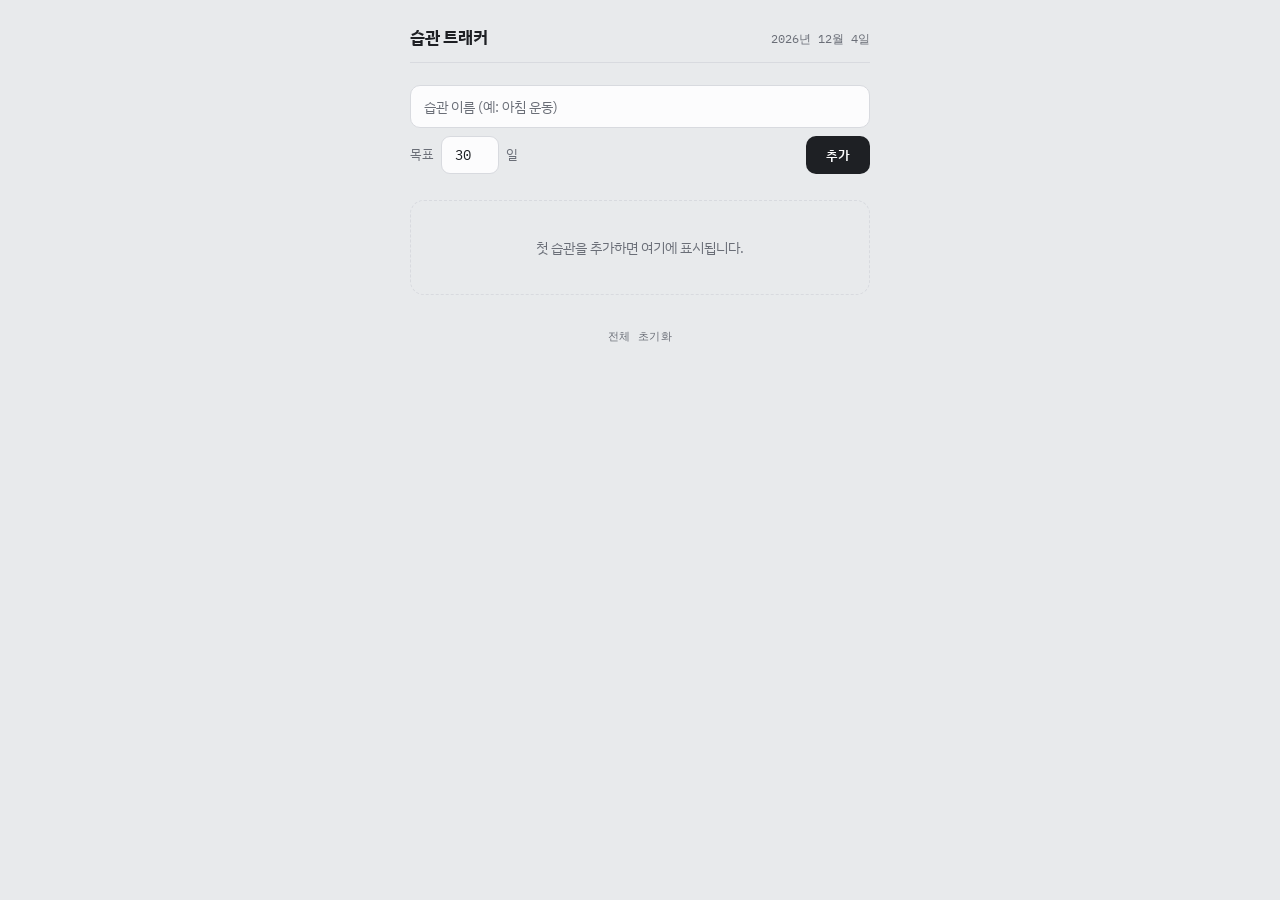
<file: index.html>
<!DOCTYPE html>
<html lang="ko">
<head>
  <meta charset="UTF-8" />
  <meta name="viewport" content="width=device-width, initial-scale=1.0, viewport-fit=cover" />
  <title>습관 트래커</title>

  <!-- PWA -->
  <link rel="manifest" href="manifest.json" />
  <meta name="theme-color" content="#e8eaec" />
  <link rel="apple-touch-icon" href="apple-touch-icon.png" />
  <meta name="apple-mobile-web-app-capable" content="yes" />
  <meta name="apple-mobile-web-app-status-bar-style" content="default" />
  <meta name="apple-mobile-web-app-title" content="습관" />

  <link rel="preconnect" href="https://fonts.googleapis.com" />
  <link rel="preconnect" href="https://fonts.gstatic.com" crossorigin />
  <link
    rel="stylesheet"
    href="https://fonts.googleapis.com/css2?family=IBM+Plex+Mono:wght@400;500;600&family=IBM+Plex+Sans+KR:wght@400;500;600;700&display=swap"
  />
  <link rel="stylesheet" href="style.css" />
</head>
<body>
  <div class="app">
    <header class="header">
      <div class="header__top">
        <h1 class="header__title">습관 트래커</h1>
        <p class="header__date" id="todayDate">2026년 1월 1일</p>
      </div>
      <p class="header__summary" id="summary"></p>
    </header>

    <section class="add-form">
      <form id="habitForm">
        <input
          type="text"
          id="habitName"
          class="add-form__input"
          placeholder="습관 이름 (예: 아침 운동)"
          maxlength="30"
          required
        />
        <div class="add-form__row">
          <label class="add-form__label">
            목표
            <input
              type="number"
              id="habitGoal"
              class="add-form__number"
              value="30"
              min="1"
              max="3650"
              required
            />
            일
          </label>
          <button type="submit" class="add-form__submit">추가</button>
        </div>
      </form>
    </section>

    <section class="habits" id="habitList"></section>

    <p class="empty" id="emptyState">첫 습관을 추가하면 여기에 표시됩니다.</p>

    <footer class="footer">
      <button id="resetAll" class="footer__reset">전체 초기화</button>
    </footer>
  </div>

  <div class="pause" id="pauseOverlay" hidden>
    <div
      class="pause__card"
      role="dialog"
      aria-modal="true"
      aria-labelledby="pauseTitle"
    >
      <p class="pause__title" id="pauseTitle">10초 멈춤</p>
      <p class="pause__sub">충동이 지나갈 시간을 둡니다.</p>
      <p class="pause__cue">자리에서 일어나세요</p>
      <div class="pause__count"><span id="pauseNum">10</span></div>
      <div class="pause__bar"><i id="pauseBar"></i></div>
      <div class="pause__actions">
        <button type="button" class="pause__stop" id="pauseStop">취소</button>
        <button type="button" class="pause__done" id="pauseDone" disabled>10초</button>
      </div>
    </div>
  </div>

  <script src="script.js"></script>
  <script>
    if ("serviceWorker" in navigator) {
      window.addEventListener("load", function () {
        navigator.serviceWorker.register("sw.js").catch(function () {});
      });
    }
  </script>
</body>
</html>
</file>
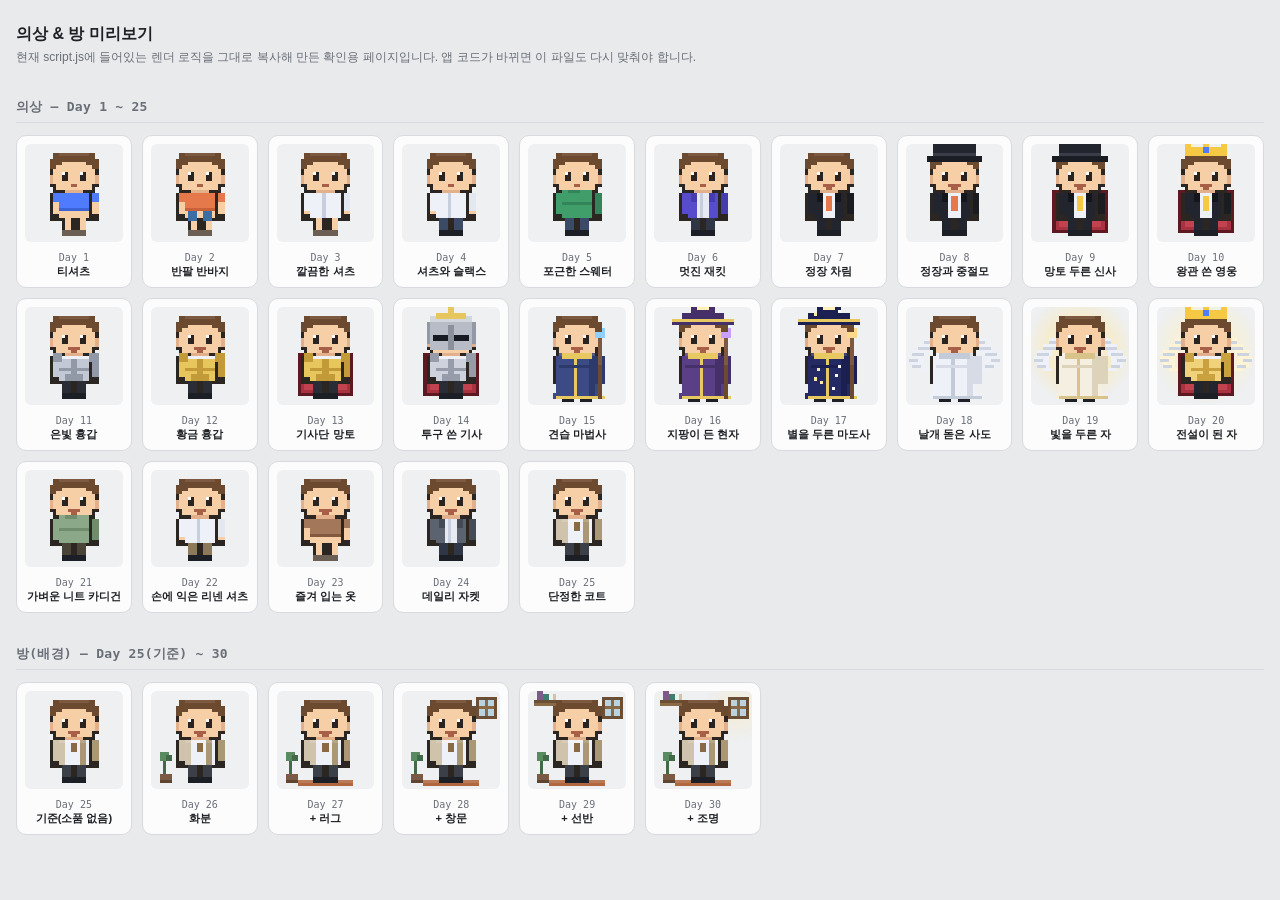
<file: mockup.html>
<!DOCTYPE html>
<html lang="ko">
<head>
<meta charset="UTF-8" />
<meta name="viewport" content="width=device-width, initial-scale=1.0" />
<title>의상 · 방 미리보기</title>
<style>
  :root {
    --paper: #e8eaec; --surface: #fcfcfd; --surface-2: #eef0f2;
    --ink: #1e2024; --ink-dim: #6a6e77; --line: #d8dadf;
    --accent: #3f7d6e;
  }
  @media (prefers-color-scheme: dark) {
    :root {
      --paper: #161719; --surface: #202225; --surface-2: #292c30;
      --ink: #e7e6e2; --ink-dim: #969aa2; --line: #33363b;
      --accent: #6fae9d;
    }
  }
  * { box-sizing: border-box; }
  body {
    margin: 0;
    background: var(--paper);
    color: var(--ink);
    font-family: -apple-system, "Apple SD Gothic Neo", "Malgun Gothic", sans-serif;
    padding: 24px 16px 60px;
  }
  h1 { font-size: 16px; margin: 0 0 4px; }
  .note { font-size: 12px; color: var(--ink-dim); margin: 0 0 24px; }
  h2 {
    font-size: 13px; font-weight: 600; color: var(--ink-dim);
    margin: 32px 0 12px; padding-bottom: 6px; border-bottom: 1px solid var(--line);
    font-family: ui-monospace, "IBM Plex Mono", monospace; letter-spacing: 0.02em;
  }
  .grid {
    display: grid;
    grid-template-columns: repeat(auto-fill, minmax(108px, 1fr));
    gap: 10px;
  }
  .cell {
    background: var(--surface);
    border: 1px solid var(--line);
    border-radius: 10px;
    padding: 8px;
    text-align: center;
  }
  .cell canvas {
    width: 100%;
    aspect-ratio: 1 / 1;
    image-rendering: pixelated;
    background: var(--surface-2);
    border-radius: 6px;
  }
  .cell .day {
    margin-top: 6px;
    font-family: ui-monospace, "IBM Plex Mono", monospace;
    font-size: 10px;
    color: var(--ink-dim);
  }
  .cell .name {
    font-size: 11px;
    font-weight: 600;
    margin-top: 1px;
  }
</style>
</head>
<body>
  <h1>의상 &amp; 방 미리보기</h1>
  <p class="note">현재 script.js에 들어있는 렌더 로직을 그대로 복사해 만든 확인용 페이지입니다. 앱 코드가 바뀌면 이 파일도 다시 맞춰야 합니다.</p>

  <h2>의상 — Day 1 ~ 25</h2>
  <div class="grid" id="outfitGrid"></div>

  <h2>방(배경) — Day 25(기준) ~ 30</h2>
  <div class="grid" id="roomGrid"></div>

<script>
/* ============================================================
   아래는 script.js의 드로잉 로직을 그대로 옮겨온 것 (미리보기 전용)
   ============================================================ */

var OUTFITS = [
  { name: "맨몸으로 시작", style: "none" },
  { name: "티셔츠", style: "tee", c: "#4f7cff", c2: "#3b63d6" },
  { name: "반팔 반바지", style: "tee", c: "#e5794b", c2: "#c86038", shorts: "#3b6ea5" },
  { name: "깔끔한 셔츠", style: "shirt" },
  { name: "셔츠와 슬랙스", style: "shirt", pants: "#3b4b66" },
  { name: "포근한 스웨터", style: "sweater", c: "#3f9e6a", c2: "#33845a", pants: "#3b4b66" },
  { name: "멋진 재킷", style: "jacket", c: "#574ccb", c2: "#463cae", pants: "#2f3646" },
  { name: "정장 차림", style: "suit", pants: "#23252e", tie: "#e5794b" },
  { name: "정장과 중절모", style: "suit", pants: "#23252e", tie: "#e5794b", hat: true },
  { name: "망토 두른 신사", style: "suit", pants: "#23252e", tie: "#f6c945", hat: true, cape: true },
  { name: "왕관 쓴 영웅", style: "suit", pants: "#23252e", tie: "#f6c945", cape: true, crown: true },
  { name: "은빛 흉갑", style: "armor", plate: "#c2c8d4", plateD: "#9198a6", pants: "#2a2d36" },
  { name: "황금 흉갑", style: "armor", plate: "#e7c65e", plateD: "#c29a37", pants: "#2a2d36" },
  { name: "기사단 망토", style: "armor", plate: "#e7c65e", plateD: "#c29a37", pants: "#2a2d36", cape: true },
  { name: "투구 쓴 기사", style: "armor", plate: "#cdd2dc", plateD: "#969caa", pants: "#2a2d36", cape: true, helm: true },
  { name: "견습 마법사", style: "robe", robe: "#3c4a86", robeD: "#2d3a6c", staff: true, gem: "#8fd0ff" },
  { name: "지팡이 든 현자", style: "robe", robe: "#5a3f86", robeD: "#46306a", staff: true, wizhat: true, hatC: "#46306a", gem: "#c9a0ff" },
  { name: "별을 두른 마도사", style: "robe", robe: "#242a63", robeD: "#1b2050", staff: true, wizhat: true, hatC: "#1b2050", stars: true, gem: "#ffd98a" },
  { name: "날개 돋은 사도", style: "robe", robe: "#eef1f7", robeD: "#d6dbe6", trim: "#c3cad8", wings: true },
  { name: "빛을 두른 자", style: "robe", robe: "#f4efe0", robeD: "#ddd3ba", trim: "#d8c48a", wings: true, glow: "#ffe6a2" },
  { name: "전설이 된 자", style: "armor", plate: "#efd27a", plateD: "#c9a13e", pants: "#23252e", cape: true, crown: true, wings: true, wingColor: "#fff4d6", glow: "#fff0c0" },
  { name: "가벼운 니트 카디건", style: "sweater", c: "#8ba888", c2: "#6f8c6c", pants: "#4a4438" },
  { name: "손에 익은 리넨 셔츠", style: "shirt", pants: "#8c7a5a" },
  { name: "즐겨 입는 옷", style: "tee", c: "#a3785a", c2: "#82593f" },
  { name: "데일리 자켓", style: "jacket", c: "#5b6270", c2: "#454b56", pants: "#2f3646" },
  { name: "단정한 코트", style: "coat", coat: "#cfc3ac", coatD: "#a99873", pants: "#3b3f47", knot: "#8a6a45" }
];
var MAX_TIER = OUTFITS.length - 1;

function hexA(hex, a) {
  var n = parseInt(hex.slice(1), 16);
  return "rgba(" + ((n >> 16) & 255) + "," + ((n >> 8) & 255) + "," + (n & 255) + "," + a + ")";
}

function drawCharacter(ctx, tier, S, pose) {
  function p(x, y, w, h, c) {
    ctx.fillStyle = c;
    ctx.fillRect(x * S, y * S, w * S, h * S);
  }
  var o = OUTFITS[Math.min(tier, MAX_TIER)];
  var SKIN = "#f6cfa6";
  var SKIN_D = "#e2b18c";
  var OL = "#2c2622";
  var kneel = pose === "kneel";
  var dressShoe = o.pants || o.style === "jacket" || o.style === "suit" ||
    o.style === "armor" || o.style === "robe";
  var shoe = dressShoe ? "#1c1f26" : "#6a5f52";
  var legc = o.pants || o.shorts || null;

  if (o.glow) {
    ctx.save();
    ctx.globalAlpha = 0.45;
    var gg = ctx.createRadialGradient(16 * S, 14 * S, 2 * S, 16 * S, 14 * S, 18 * S);
    gg.addColorStop(0, o.glow);
    gg.addColorStop(0.55, o.glow);
    gg.addColorStop(1, hexA(o.glow, 0));
    ctx.fillStyle = gg;
    ctx.fillRect(0, 0, 32 * S, 32 * S);
    ctx.restore();
  }
  if (o.wings) {
    var wc = o.wingColor || "#eef1f7";
    var wcD = "#cdd3df";
    p(6, 10, 4, 2, wc); p(4, 12, 5, 2, wc); p(2, 14, 5, 2, wc);
    p(1, 16, 5, 2, wc); p(2, 18, 4, 2, wc); p(4, 20, 3, 1, wc);
    p(6, 11, 3, 1, wcD); p(4, 13, 4, 1, wcD); p(2, 15, 4, 1, wcD);
    p(1, 17, 3, 1, wcD); p(2, 19, 3, 1, wcD);
    p(22, 10, 4, 2, wc); p(23, 12, 5, 2, wc); p(25, 14, 5, 2, wc);
    p(26, 16, 5, 2, wc); p(26, 18, 4, 2, wc); p(25, 20, 3, 1, wc);
    p(23, 11, 3, 1, wcD); p(24, 13, 4, 1, wcD); p(26, 15, 4, 1, wcD);
    p(28, 17, 3, 1, wcD); p(26, 19, 3, 1, wcD);
  }
  if (o.cape) {
    p(7, 15, 18, 14, "#5e1822");
    p(8, 16, 16, 12, "#a8323f");
    p(9, 17, 14, 10, "#c2434f");
    p(13, 15, 6, 2, "#f6c945");
  }
  p(9, 3, 14, 13, OL);
  p(8, 5, 1, 9, OL);
  p(23, 5, 1, 9, OL);
  p(10, 15, 12, 10, OL);
  p(8, 16, 3, 9, OL);
  p(21, 16, 3, 9, OL);
  if (kneel) {
    p(15, 21, 6, 4, OL); p(18, 24, 4, 9, OL);
    p(10, 22, 6, 5, OL); p(9, 26, 5, 5, OL);
    p(5, 30, 6, 2, OL);
  } else {
    p(12, 23, 4, 7, OL);
    p(16, 23, 4, 7, OL);
  }
  p(10, 4, 12, 11, SKIN);
  p(9, 6, 1, 7, SKIN);
  p(22, 6, 1, 7, SKIN);
  p(13, 15, 6, 1, SKIN_D);
  p(11, 16, 10, 8, SKIN);
  p(9, 17, 2, 6, SKIN);
  p(22, 17, 2, 6, SKIN);
  p(8, 10, 1, 3, SKIN_D);
  p(23, 10, 1, 3, SKIN_D);
  if (kneel) {
    p(19, 28, 3, 3, SKIN);
  } else {
    p(13, 24, 2, 4, SKIN);
    p(18, 24, 2, 4, SKIN);
  }
  if (kneel) {
    if (legc) {
      p(15, 21, 6, 4, legc); p(18, 24, 4, 5, legc);
      p(10, 22, 6, 4, legc); p(9, 26, 5, 4, legc);
    }
    p(18, 31, 8, 2, shoe);
    p(4, 30, 5, 2, shoe);
  } else {
    if (o.shorts) {
      p(12, 22, 3, 3, o.shorts);
      p(17, 22, 3, 3, o.shorts);
    } else if (o.pants) {
      p(12, 23, 3, 5, o.pants);
      p(17, 23, 3, 5, o.pants);
    }
    p(12, 28, 4, 2, shoe);
    p(16, 28, 4, 2, shoe);
  }
  if (o.style === "none") {
    p(12, 21, 8, 3, "#e2e6ef");
  } else if (o.style === "tee") {
    p(11, 16, 10, 6, o.c);
    p(9, 16, 2, 3, o.c);
    p(22, 16, 2, 3, o.c);
    p(11, 21, 10, 1, o.c2);
  } else if (o.style === "shirt") {
    p(11, 16, 10, 8, "#eef1f7");
    p(9, 16, 2, 6, "#eef1f7");
    p(22, 16, 2, 6, "#e3e7f0");
    p(15, 16, 1, 8, "#c7cede");
  } else if (o.style === "sweater") {
    p(11, 15, 10, 9, o.c);
    p(9, 16, 2, 7, o.c);
    p(22, 16, 2, 7, o.c2);
    p(13, 15, 4, 1, o.c2);
    p(11, 19, 10, 1, o.c2);
  } else if (o.style === "jacket") {
    p(12, 16, 8, 8, "#e7eaf2");
    p(15, 16, 1, 8, "#c7cede");
    p(11, 16, 3, 8, o.c);
    p(18, 16, 3, 8, o.c);
    p(9, 16, 2, 7, o.c);
    p(22, 16, 2, 7, o.c2);
    p(12, 16, 2, 3, o.c2);
    p(18, 16, 2, 3, o.c2);
  } else if (o.style === "suit") {
    p(11, 16, 10, 8, "#23252e");
    p(9, 16, 2, 7, "#23252e");
    p(22, 16, 2, 7, "#1a1c22");
    p(14, 16, 4, 8, "#eef1f7");
    p(12, 16, 2, 3, "#15161c");
    p(18, 16, 2, 3, "#15161c");
  } else if (o.style === "armor") {
    var pl = o.plate || "#c2c8d4";
    var plD = o.plateD || "#9198a6";
    p(11, 16, 10, 8, pl);
    p(9, 16, 2, 7, pl);
    p(22, 16, 2, 7, plD);
    p(11, 16, 10, 1, "#eef1f6");
    p(9, 15, 3, 3, plD);
    p(21, 15, 3, 3, plD);
    p(15, 17, 2, 7, plD);
    p(11, 20, 10, 1, plD);
    p(13, 22, 6, 2, plD);
  } else if (o.style === "robe") {
    var rb = o.robe || "#3c4a86";
    var rbD = o.robeD || "#2d3a6c";
    var trim = o.trim || "#e8c860";
    var rlen = kneel ? 10 : 15;
    p(10, 15, 12, rlen, rb);
    if (!kneel) {
      p(9, 25, 14, 4, rb);
      p(8, 28, 16, 2, rb);
    }
    p(9, 16, 2, 9, rb);
    p(22, 16, 3, 9, rbD);
    p(20, 15, 2, rlen, rbD);
    p(10, 15, 12, 1, "rgba(255,255,255,0.16)");
    p(11, 15, 10, 2, trim);
    p(15, 17, 1, rlen - 3, trim);
    p(10, 19, 12, 1, rbD);
    if (!kneel) {
      p(9, 29, 16, 1, trim);
      p(11, 30, 4, 1, shoe);
      p(17, 30, 4, 1, shoe);
    }
    if (o.stars) {
      p(12, 20, 1, 1, "#ffe9a8"); p(18, 22, 1, 1, "#ffffff");
      p(13, 24, 1, 1, "#ffe9a8"); p(19, 19, 1, 1, "#ffffff");
      p(11, 23, 1, 1, "#ffe9a8"); p(17, 26, 1, 1, "#ffffff");
    }
  } else if (o.style === "coat") {
    var ct = o.coat || "#cfc3ac";
    var ctD = o.coatD || "#a99873";
    p(11, 16, 10, 8, "#eef1f7");
    p(9, 16, 2, 7, ct);
    p(22, 16, 2, 7, ctD);
    p(11, 16, 2, 8, ct);
    p(18, 16, 2, 8, ctD);
    p(11, 16, 10, 1, "rgba(255,255,255,0.14)");
    if (o.knot) p(15, 17, 2, 3, o.knot);
  }
  if (o.tie) p(15, 17, 2, 5, o.tie);
  if (o.staff) {
    p(23, 9, 1, 21, "#6b4a2f");
    p(23, 9, 1, 10, "#7d5941");
    p(22, 7, 3, 3, o.gem || "#8fd0ff");
    p(22, 6, 3, 1, "#e7f5ff");
  }
  if (!o.helm) {
    p(9, 3, 14, 3, "#6b4a2f");
    p(9, 4, 1, 4, "#6b4a2f");
    p(22, 4, 1, 4, "#6b4a2f");
    p(8, 5, 1, 3, "#6b4a2f");
    p(23, 5, 1, 3, "#6b4a2f");
    p(9, 5, 3, 2, "#6b4a2f");
    p(20, 5, 3, 2, "#6b4a2f");
    p(11, 3, 10, 1, "#7d5941");
    p(12, 9, 2, 3, "#2a2320");
    p(18, 9, 2, 3, "#2a2320");
    p(12, 9, 1, 1, "#ffffff");
    p(18, 9, 1, 1, "#ffffff");
    if (tier >= 7) {
      p(14, 13, 4, 1, "#a85f48");
      p(15, 14, 2, 1, "#a85f48");
    } else {
      p(15, 13, 2, 1, "#a85f48");
    }
  }
  if (o.helm) {
    p(9, 3, 14, 11, "#b7bcc7");
    p(9, 3, 14, 2, "#d2d6de");
    p(8, 5, 1, 7, "#9298a4");
    p(23, 5, 1, 7, "#9298a4");
    p(10, 9, 5, 2, "#181b22");
    p(17, 9, 5, 2, "#181b22");
    p(15, 6, 2, 8, "#8b909c");
    p(11, 2, 10, 2, "#e7c65e");
    p(15, 0, 2, 3, "#e7c65e");
  }
  if (o.wizhat) {
    var hc = o.hatC || "#3a3f6b";
    p(6, 4, 20, 2, hc);
    p(9, 2, 14, 2, hc);
    p(12, 0, 8, 2, hc);
    p(14, 0, 4, 1, "#fff1b8");
    p(6, 4, 20, 1, o.hatBand || "#e8c860");
    if (o.stars) {
      p(11, 2, 1, 1, "#ffe9a8");
      p(19, 1, 1, 1, "#ffffff");
    }
  }
  if (o.hat) {
    p(7, 4, 18, 2, "#1b1d24");
    p(9, 0, 14, 4, "#23252e");
    p(9, 3, 14, 1, "#3a3d47");
  }
  if (o.crown) {
    p(9, 1, 14, 3, "#f6c945");
    p(9, 0, 2, 2, "#f6c945");
    p(15, 0, 2, 2, "#f6c945");
    p(21, 0, 2, 2, "#f6c945");
    p(15, 1, 2, 2, "#4f7cff");
    p(11, 0, 1, 1, "#fff1b8");
  }
}

var ROOM = {
  pot: "#7a5a45", potD: "#5f452f", plant: "#5a8a5f", plantD: "#436a48",
  rug: "#b1673f",
  frame: "#8a6a45", frameD: "#6b4f34", sky: "#b9d3e0",
  shelf: "#8a6a45", shelfD: "#6b4f34", book1: "#7c5b8a", book2: "#3f7d6e", cup: "#cfc3ac",
  glow: "#ffe6a2"
};

function drawRoomProps(ctx, tier, S) {
  function p(x, y, w, h, c) {
    ctx.fillStyle = c;
    ctx.fillRect(x * S, y * S, w * S, h * S);
  }
  if (tier >= 5) {
    ctx.save();
    ctx.globalAlpha = 0.32;
    var g = ctx.createRadialGradient(27 * S, 6 * S, 1 * S, 27 * S, 6 * S, 11 * S);
    g.addColorStop(0, ROOM.glow);
    g.addColorStop(1, hexA(ROOM.glow, 0));
    ctx.fillStyle = g;
    ctx.fillRect(0, 0, 32 * S, 32 * S);
    ctx.restore();
  }
  if (tier >= 3) {
    p(24, 2, 7, 7, ROOM.frameD);
    p(25, 3, 5, 5, ROOM.sky);
    p(27, 3, 1, 5, ROOM.frame);
    p(25, 5, 5, 1, ROOM.frame);
  }
  if (tier >= 4) {
    p(2, 3, 8, 1, ROOM.shelfD);
    p(2, 4, 8, 1, ROOM.shelf);
    p(3, 0, 2, 3, ROOM.book1);
    p(5, 1, 2, 2, ROOM.book2);
    p(8, 1, 1, 2, ROOM.cup);
  }
  if (tier >= 2) {
    p(7, 29, 18, 2, ROOM.rug);
    p(7, 29, 18, 1, "rgba(255,255,255,0.12)");
  }
  if (tier >= 1) {
    p(3, 27, 4, 3, ROOM.pot);
    p(3, 29, 4, 1, ROOM.potD);
    p(4, 22, 1, 5, ROOM.plantD);
    p(3, 20, 3, 3, ROOM.plant);
    p(5, 21, 2, 2, ROOM.plantD);
  }
}

/* ============================================================
   그리드 채우기
   ============================================================ */

var S = 6;

function makeCell(day, name, drawFn) {
  var cell = document.createElement("div");
  cell.className = "cell";
  var canvas = document.createElement("canvas");
  canvas.width = 32 * S;
  canvas.height = 32 * S;
  var ctx = canvas.getContext("2d");
  ctx.imageSmoothingEnabled = false;
  drawFn(ctx);
  var dayEl = document.createElement("div");
  dayEl.className = "day";
  dayEl.textContent = "Day " + day;
  var nameEl = document.createElement("div");
  nameEl.className = "name";
  nameEl.textContent = name;
  cell.appendChild(canvas);
  cell.appendChild(dayEl);
  cell.appendChild(nameEl);
  return cell;
}

var outfitGrid = document.getElementById("outfitGrid");
for (var day = 1; day <= 25; day++) {
  (function (d) {
    outfitGrid.appendChild(makeCell(d, OUTFITS[d].name, function (ctx) {
      drawCharacter(ctx, d, S, "stand");
    }));
  })(day);
}

var roomGrid = document.getElementById("roomGrid");
var roomLabels = ["기준(소품 없음)", "화분", "+ 러그", "+ 창문", "+ 선반", "+ 조명"];
for (var rt = 0; rt <= 5; rt++) {
  (function (t) {
    roomGrid.appendChild(makeCell(25 + t, roomLabels[t], function (ctx) {
      if (t > 0) drawRoomProps(ctx, t, S);
      drawCharacter(ctx, 25, S, "stand");
    }));
  })(rt);
}
</script>
</body>
</html>
</file>
<file: style.css>
/* ============================================================
   습관 트래커 — 차분한 쿨 그레이 종이 + 파인그린(진행) + 앰버(보상)
   카드는 3층: 항상 보이는 줄 / 인라인 편집 / 펼쳐지는 보상 서랍(캐릭터 · 카드 피라미드)
   ============================================================ */

:root {
  --paper: #e8eaec;
  --surface: #fcfcfd;
  --surface-2: #eef0f2;
  --ink: #1e2024;
  --ink-dim: #6a6e77;
  --line: #d8dadf;

  --accent: #3f7d6e;        /* 목표 진행 */
  --accent-tint: #e4efeb;
  --reward: #b47a2c;        /* 옷 레벨 보상 */
  --reward-tint: #f3e8d5;
  --slip: #a5544a;          /* 어김 */
  --slip-tint: #f3e7e5;

  --font-sans: "IBM Plex Sans KR", -apple-system, BlinkMacSystemFont,
    "Apple SD Gothic Neo", "Malgun Gothic", sans-serif;
  --font-mono: "IBM Plex Mono", ui-monospace, "SFMono-Regular", monospace;

  --r-card: 14px;
  --r-win: 10px;
}

@media (prefers-color-scheme: dark) {
  :root:not([data-theme="light"]) {
    --paper: #161719;
    --surface: #202225;
    --surface-2: #292c30;
    --ink: #e7e6e2;
    --ink-dim: #969aa2;
    --line: #33363b;

    --accent: #6fae9d;
    --accent-tint: #223530;
    --reward: #d3a259;
    --reward-tint: #3a2f1e;
    --slip: #cf7d72;
    --slip-tint: #3a2724;
  }
}

:root[data-theme="dark"] {
  --paper: #161719;
  --surface: #202225;
  --surface-2: #292c30;
  --ink: #e7e6e2;
  --ink-dim: #969aa2;
  --line: #33363b;

  --accent: #6fae9d;
  --accent-tint: #223530;
  --reward: #d3a259;
  --reward-tint: #3a2f1e;
  --slip: #cf7d72;
  --slip-tint: #3a2724;
}

* {
  box-sizing: border-box;
  margin: 0;
  padding: 0;
}

html {
  -webkit-text-size-adjust: 100%;
}

body {
  background: var(--paper);
  color: var(--ink);
  font-family: var(--font-sans);
  font-size: 15px;
  line-height: 1.5;
  -webkit-font-smoothing: antialiased;
  text-rendering: optimizeLegibility;
  padding: calc(24px + env(safe-area-inset-top)) calc(16px + env(safe-area-inset-right))
    calc(56px + env(safe-area-inset-bottom)) calc(16px + env(safe-area-inset-left));
}

.app {
  max-width: 460px;
  margin: 0 auto;
}

:focus-visible {
  outline: 2px solid var(--accent);
  outline-offset: 2px;
  border-radius: 4px;
}

/* ---------- 헤더 ---------- */

.header {
  padding-bottom: 12px;
  margin-bottom: 22px;
  border-bottom: 1px solid var(--line);
}

.header__top {
  display: flex;
  align-items: baseline;
  justify-content: space-between;
  gap: 12px;
}

.header__title {
  font-size: 17px;
  font-weight: 700;
  letter-spacing: -0.01em;
  color: var(--ink);
}

.header__date {
  font-family: var(--font-mono);
  font-size: 12px;
  color: var(--ink-dim);
  white-space: nowrap;
}

.header__summary {
  margin-top: 10px;
  font-family: var(--font-mono);
  font-size: 12px;
  color: var(--ink-dim);
}

.header__summary:empty {
  display: none;
}

/* ---------- 습관 추가 ---------- */

.add-form {
  margin-bottom: 26px;
}

#habitForm {
  display: grid;
  gap: 8px;
}

.add-form__input {
  width: 100%;
  font-family: var(--font-sans);
  font-size: 14px;
  color: var(--ink);
  background: var(--surface);
  border: 1px solid var(--line);
  border-radius: 10px;
  padding: 11px 13px;
  outline: none;
  transition: border-color 0.15s ease;
}

.add-form__input::placeholder {
  color: var(--ink-dim);
}

.add-form__input:focus {
  border-color: var(--accent);
}

.add-form__row {
  display: flex;
  align-items: center;
  gap: 10px;
}

.add-form__label {
  flex: 1;
  display: flex;
  align-items: center;
  gap: 7px;
  font-size: 13px;
  color: var(--ink-dim);
}

.add-form__number {
  width: 58px;
  font-family: var(--font-mono);
  font-size: 14px;
  text-align: center;
  color: var(--ink);
  background: var(--surface);
  border: 1px solid var(--line);
  border-radius: 9px;
  padding: 9px 4px;
  outline: none;
  transition: border-color 0.15s ease;
}

.add-form__number:focus {
  border-color: var(--accent);
}

.add-form__submit {
  font-family: var(--font-sans);
  font-weight: 600;
  font-size: 13px;
  color: var(--surface);
  background: var(--ink);
  border: none;
  border-radius: 10px;
  padding: 10px 20px;
  cursor: pointer;
  transition: transform 0.08s ease, opacity 0.15s ease;
}

.add-form__submit:active {
  transform: translateY(1px);
}

/* ---------- 습관 목록 ---------- */

.habits {
  display: flex;
  flex-direction: column;
  gap: 12px;
}

.habit {
  position: relative;
  background: var(--surface);
  border: 1px solid var(--line);
  border-radius: var(--r-card);
  overflow: hidden;
}

/* 순서 바꾸기 손잡이 */

.habit__grip {
  position: absolute;
  top: 4px;
  right: 4px;
  width: 34px;
  height: 34px;
  display: flex;
  align-items: center;
  justify-content: center;
  color: var(--ink-dim);
  background: none;
  border: none;
  cursor: grab;
  touch-action: none;
  -webkit-user-select: none;
  user-select: none;
  z-index: 3;
}

.habit__grip:active {
  cursor: grabbing;
}

.habit.is-editing .habit__grip {
  display: none;
}

.habit.is-dragging {
  box-shadow: 0 14px 30px rgba(0, 0, 0, 0.18);
  border-color: var(--accent);
}

.habit--placeholder {
  border: 1px dashed var(--accent);
  border-radius: var(--r-card);
  background: var(--accent-tint);
  opacity: 0.6;
}

@media (hover: hover) {
  .habit__grip:hover { color: var(--ink); }
}

/* 상단: 항상 보이는 1차 정보 (누르면 보상 서랍 토글) */

.habit__top {
  width: 100%;
  display: grid;
  grid-template-columns: 34px 1fr auto;
  grid-template-areas:
    "ava name chip"
    "ava bar  bar"
    "ava meta meta";
  column-gap: 12px;
  row-gap: 7px;
  align-items: center;
  padding: 14px 42px 14px 14px;
  background: none;
  border: none;
  text-align: left;
  cursor: pointer;
  font: inherit;
  color: inherit;
}

.habit__ava {
  grid-area: ava;
  width: 34px;
  height: 34px;
  image-rendering: pixelated;
  border-radius: 8px;
  background: var(--surface-2);
  align-self: start;
}

.habit__name {
  grid-area: name;
  font-weight: 600;
  font-size: 15px;
  letter-spacing: -0.01em;
  line-height: 1.3;
}

.habit__chip {
  grid-area: chip;
  font-family: var(--font-mono);
  font-size: 12px;
  font-weight: 500;
  color: var(--ink);
  background: var(--surface-2);
  border-radius: 6px;
  padding: 2px 8px;
  white-space: nowrap;
}

.habit__chip--done {
  color: var(--reward);
  background: var(--reward-tint);
}

.bar {
  grid-area: bar;
  height: 5px;
  background: var(--surface-2);
  border-radius: 999px;
  overflow: hidden;
}

.bar > i {
  display: block;
  height: 100%;
  background: var(--accent);
  border-radius: 999px;
  transition: width 0.3s ease;
}

.bar--done > i {
  background: var(--reward);
}

.habit__meta {
  grid-area: meta;
  display: flex;
  justify-content: space-between;
  font-family: var(--font-mono);
  font-size: 11px;
  color: var(--ink-dim);
}

.chev {
  display: inline-block;
  color: var(--ink-dim);
  transition: transform 0.2s ease;
}

.habit.is-open .chev {
  transform: rotate(180deg);
}

/* 액션 줄 — 항상 보임 */

.habit__act {
  display: flex;
  align-items: center;
  gap: 8px;
  padding: 0 14px 14px;
}

.btn {
  font-family: var(--font-sans);
  font-weight: 600;
  font-size: 14px;
  border: 1px solid transparent;
  border-radius: 10px;
  padding: 10px 14px;
  cursor: pointer;
  transition: transform 0.08s ease, background 0.15s ease, color 0.15s ease;
}

.btn:active {
  transform: translateY(1px);
}

.btn--resist {
  flex: 1;
  color: #fff;
  background: var(--accent);
}

.btn--slip {
  color: var(--slip);
  background: transparent;
  border-color: color-mix(in srgb, var(--slip) 40%, transparent);
}

.habit__count {
  margin-left: auto;
  font-family: var(--font-mono);
  font-size: 11px;
  color: var(--ink-dim);
  white-space: nowrap;
}

/* ---------- 보상 서랍 (의상 · 참음 방패 · 카드 피라미드) ---------- */

.habit__reward {
  border-top: 1px solid var(--line);
  padding: 14px;
  display: none;
  grid-template-columns: 1fr 1fr;
  gap: 12px;
  background: color-mix(in srgb, var(--surface-2) 45%, transparent);
}

.habit.is-open .habit__reward {
  display: grid;
}

.reward__col {
  display: flex;
  flex-direction: column;
  align-items: center;
  gap: 5px;
  min-width: 0;
}

.reward__col--wide {
  grid-column: 1 / -1;
}

.reward__cap {
  font-family: var(--font-mono);
  font-size: 11px;
  font-weight: 600;
  letter-spacing: 0.02em;
  color: var(--ink);
}

.box {
  width: 100%;
  border: 1px solid var(--line);
  border-radius: var(--r-win);
  display: flex;
  align-items: flex-end;
  justify-content: center;
  overflow: hidden;
}

.box--stage {
  height: 200px;
  image-rendering: pixelated;
  background: linear-gradient(
    to bottom,
    var(--surface-2) 0%,
    var(--surface-2) 72%,
    color-mix(in srgb, var(--ink) 14%, var(--surface-2)) 72%
  );
}

.box--stage canvas {
  width: 128px;
  height: 128px;
  margin-bottom: 8px;
  image-rendering: pixelated;
}

.box--guard {
  height: 200px;
  align-items: center;
  image-rendering: pixelated;
  background: linear-gradient(
    to bottom,
    color-mix(in srgb, var(--accent) 7%, var(--surface)) 0%,
    color-mix(in srgb, var(--accent) 7%, var(--surface)) 70%,
    color-mix(in srgb, var(--ink) 8%, var(--surface-2)) 70%
  );
}

.box--guard canvas {
  width: 100%;
  height: 100%;
  image-rendering: pixelated;
}

.box--tower {
  aspect-ratio: 384 / 190;
  align-items: center;
  background: radial-gradient(
    ellipse at 50% 120%,
    color-mix(in srgb, var(--accent) 12%, var(--surface)),
    var(--surface) 70%
  );
}

.box--tower canvas {
  width: 100%;
  height: 100%;
  display: block;
}

.reward__label {
  font-size: 12px;
  font-weight: 600;
  text-align: center;
}

.reward__hint {
  font-size: 10px;
  color: var(--ink-dim);
  text-align: center;
  line-height: 1.4;
}

/* 어김 → 피라미드가 무너지는 순간 강조 */

.habit.is-broken {
  animation: brk-shake 0.55s cubic-bezier(0.36, 0.07, 0.19, 0.97);
}

.habit.is-broken .box--tower {
  border-color: var(--slip);
  box-shadow: inset 0 0 0 2px color-mix(in srgb, var(--slip) 45%, transparent);
}

.box--stage.is-stumble canvas {
  animation: stumble 0.5s ease;
}

@keyframes stumble {
  0%, 100% { transform: rotate(0) translateY(0); }
  30% { transform: rotate(-8deg) translateY(2px); }
  60% { transform: rotate(5deg); }
}

@keyframes brk-shake {
  10%, 90% { transform: translateX(-2px); }
  20%, 80% { transform: translateX(3px); }
  30%, 50%, 70% { transform: translateX(-5px); }
  40%, 60% { transform: translateX(5px); }
}

/* 서랍 하단 — 조용한 수정 / 삭제 */

.reward__edit {
  grid-column: 1 / -1;
  display: flex;
  gap: 16px;
  margin-top: 2px;
  padding-top: 12px;
  border-top: 1px solid var(--line);
}

.reward__edit button {
  font-family: var(--font-mono);
  font-size: 11px;
  letter-spacing: 0.04em;
  color: var(--ink-dim);
  background: none;
  border: none;
  cursor: pointer;
  padding: 2px 0;
  transition: color 0.15s ease;
}

.reward__edit-del:hover {
  color: var(--slip);
}

/* ---------- 인라인 편집 패널 ---------- */

.habit.is-editing .habit__top,
.habit.is-editing .habit__act,
.habit.is-editing .habit__reward {
  display: none;
}

.habit__edit {
  display: none;
  flex-direction: column;
  gap: 10px;
  padding: 14px;
}

.habit.is-editing .habit__edit {
  display: flex;
}

.habit__edit-row {
  display: flex;
  align-items: flex-end;
  gap: 10px;
}

.habit__edit-field {
  flex: 1;
}

.habit__edit-field:last-child {
  flex: 0 0 auto;
}

.habit__edit label {
  display: block;
  margin-bottom: 4px;
  font-family: var(--font-mono);
  font-size: 10px;
  letter-spacing: 0.04em;
  color: var(--ink-dim);
}

.habit__edit input {
  width: 100%;
  font-family: var(--font-sans);
  font-size: 14px;
  color: var(--ink);
  background: var(--surface);
  border: 1px solid var(--line);
  border-radius: 9px;
  padding: 10px 12px;
  outline: none;
  transition: border-color 0.15s ease;
}

.habit__edit input:focus {
  border-color: var(--accent);
}

.habit__edit .e-goal {
  width: 74px;
  font-family: var(--font-mono);
  text-align: center;
}

.habit__edit-actions {
  display: flex;
  gap: 8px;
}

.habit__edit .e-save {
  flex: 1;
  font-family: var(--font-sans);
  font-weight: 600;
  font-size: 14px;
  color: #fff;
  background: var(--accent);
  border: none;
  border-radius: 10px;
  padding: 10px;
  cursor: pointer;
}

.habit__edit .e-cancel {
  font-family: var(--font-sans);
  font-weight: 600;
  font-size: 14px;
  color: var(--ink-dim);
  background: transparent;
  border: 1px solid var(--line);
  border-radius: 10px;
  padding: 10px 16px;
  cursor: pointer;
}

/* ---------- 빈 상태 / 푸터 ---------- */

.empty {
  text-align: center;
  font-size: 14px;
  color: var(--ink-dim);
  padding: 36px 18px;
  border: 1px dashed var(--line);
  border-radius: var(--r-card);
}

.empty.is-hidden {
  display: none;
}

.footer {
  margin-top: 28px;
  text-align: center;
}

.footer__reset {
  font-family: var(--font-mono);
  font-size: 11px;
  letter-spacing: 0.04em;
  color: var(--ink-dim);
  background: none;
  border: none;
  padding: 6px 10px;
  cursor: pointer;
  transition: color 0.15s ease;
}

/* ---------- 참음 전 10초 멈춤 ---------- */

.pause {
  position: fixed;
  inset: 0;
  z-index: 50;
  display: flex;
  align-items: center;
  justify-content: center;
  padding: 24px;
  background: color-mix(in srgb, var(--ink) 55%, transparent);
  -webkit-backdrop-filter: blur(2px);
  backdrop-filter: blur(2px);
  animation: pause-in 0.16s ease;
}

.pause[hidden] {
  display: none;
}

@keyframes pause-in {
  from { opacity: 0; }
  to { opacity: 1; }
}

.pause__card {
  width: 100%;
  max-width: 300px;
  background: var(--surface);
  border: 1px solid var(--line);
  border-radius: var(--r-card);
  padding: 22px 20px 18px;
  text-align: center;
}

.pause__title {
  font-size: 15px;
  font-weight: 700;
}

.pause__sub {
  margin-top: 6px;
  font-size: 12px;
  color: var(--ink-dim);
}

.pause__cue {
  margin-top: 10px;
  font-size: 13px;
  font-weight: 600;
  color: var(--ink);
}

.pause__count {
  margin: 12px 0 12px;
  font-family: var(--font-mono);
  font-size: 44px;
  font-weight: 500;
  line-height: 1;
  color: var(--accent);
}

.pause__bar {
  height: 4px;
  background: var(--surface-2);
  border-radius: 999px;
  overflow: hidden;
}

.pause__bar > i {
  display: block;
  height: 100%;
  width: 0;
  background: var(--accent);
  border-radius: 999px;
}

.pause__actions {
  display: flex;
  gap: 8px;
  margin-top: 16px;
}

.pause__stop {
  font-family: var(--font-sans);
  font-weight: 600;
  font-size: 13px;
  color: var(--ink-dim);
  background: transparent;
  border: 1px solid var(--line);
  border-radius: 10px;
  padding: 10px 14px;
  cursor: pointer;
}

.pause__done {
  flex: 1;
  font-family: var(--font-sans);
  font-weight: 600;
  font-size: 13px;
  color: #fff;
  background: var(--accent);
  border: none;
  border-radius: 10px;
  padding: 10px 14px;
  cursor: pointer;
  transition: opacity 0.15s ease;
}

.pause__done:disabled {
  background: var(--surface-2);
  color: var(--ink-dim);
  cursor: default;
}

/* ---------- hover (마우스 있는 기기) ---------- */

@media (hover: hover) {
  .add-form__submit:hover { opacity: 0.9; }
  .btn--resist:hover { background: color-mix(in srgb, var(--accent) 88%, #000); }
  .btn--slip:hover { background: var(--slip-tint); }
  .footer__reset:hover { color: var(--slip); }
}

/* ---------- 모션 줄이기 ---------- */

@media (prefers-reduced-motion: reduce) {
  *,
  *::before,
  *::after {
    animation-duration: 0.01ms !important;
    transition-duration: 0.01ms !important;
  }
}
</file>
